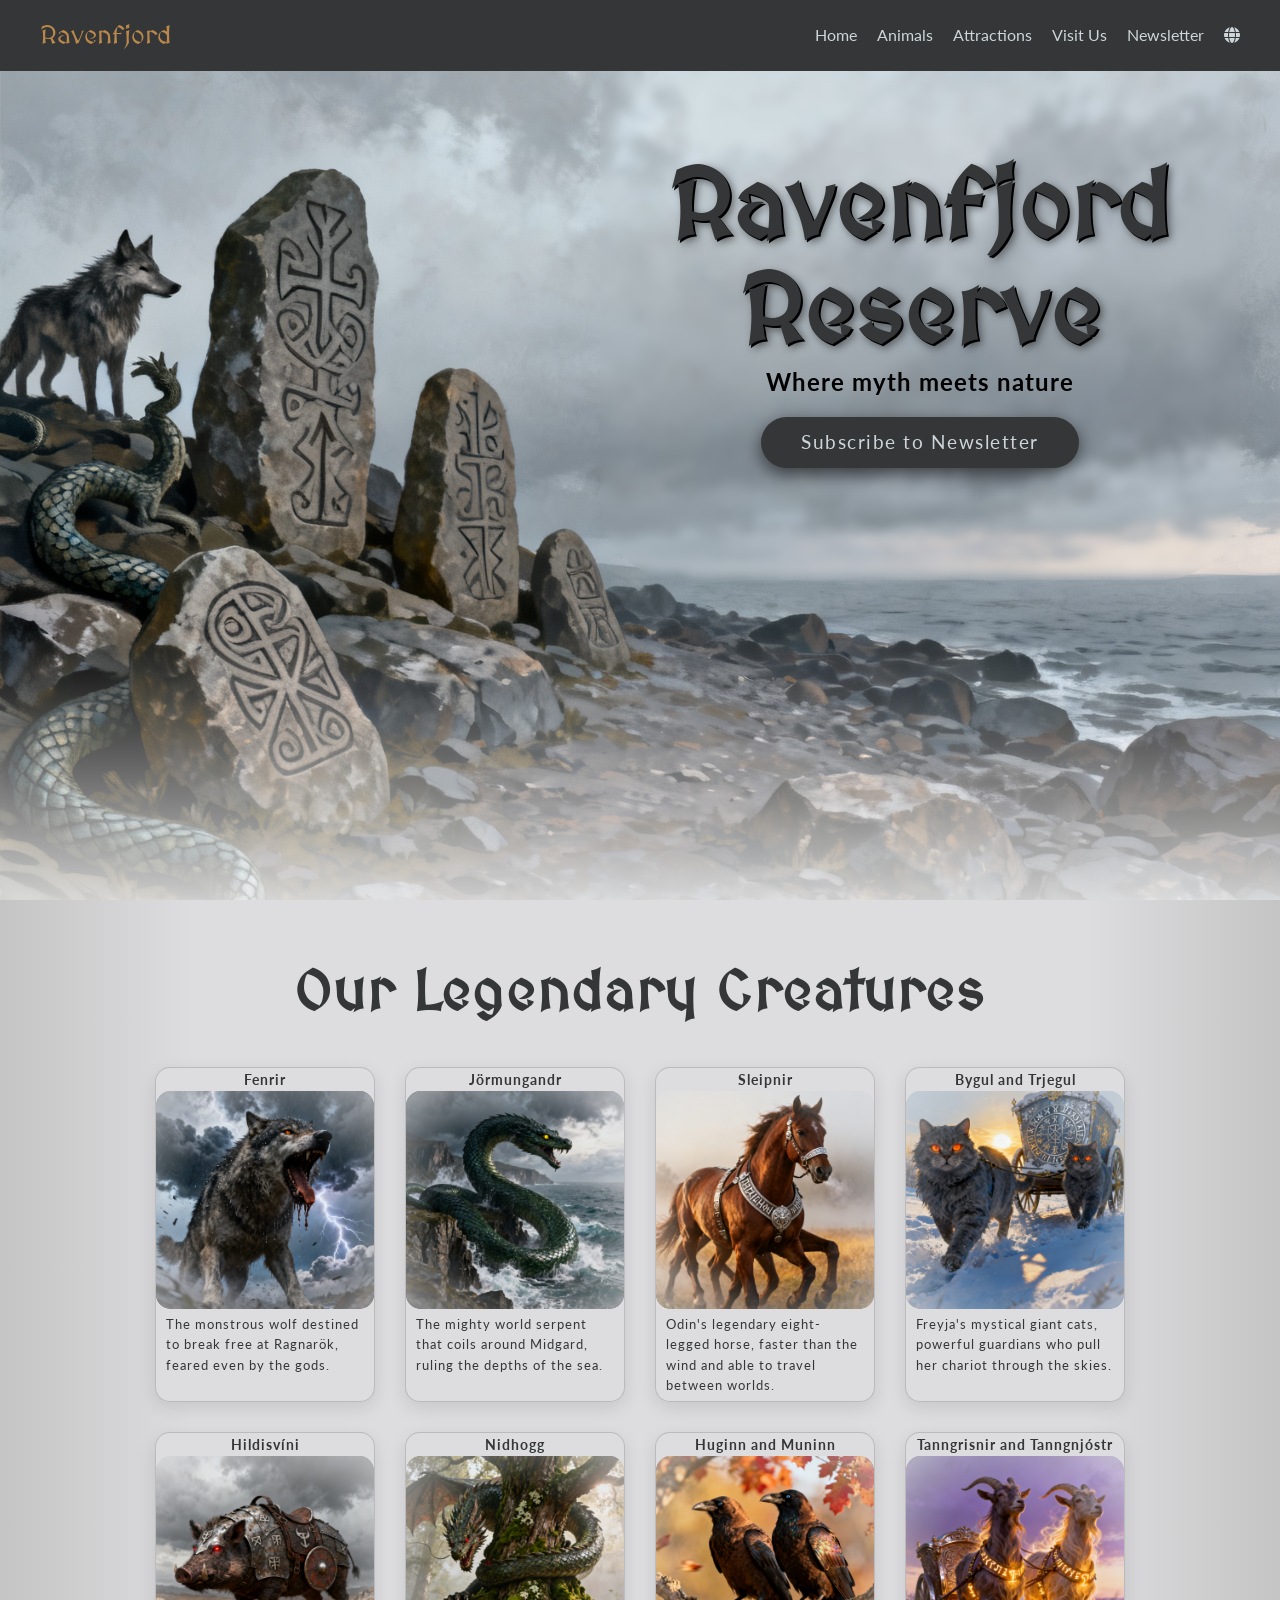
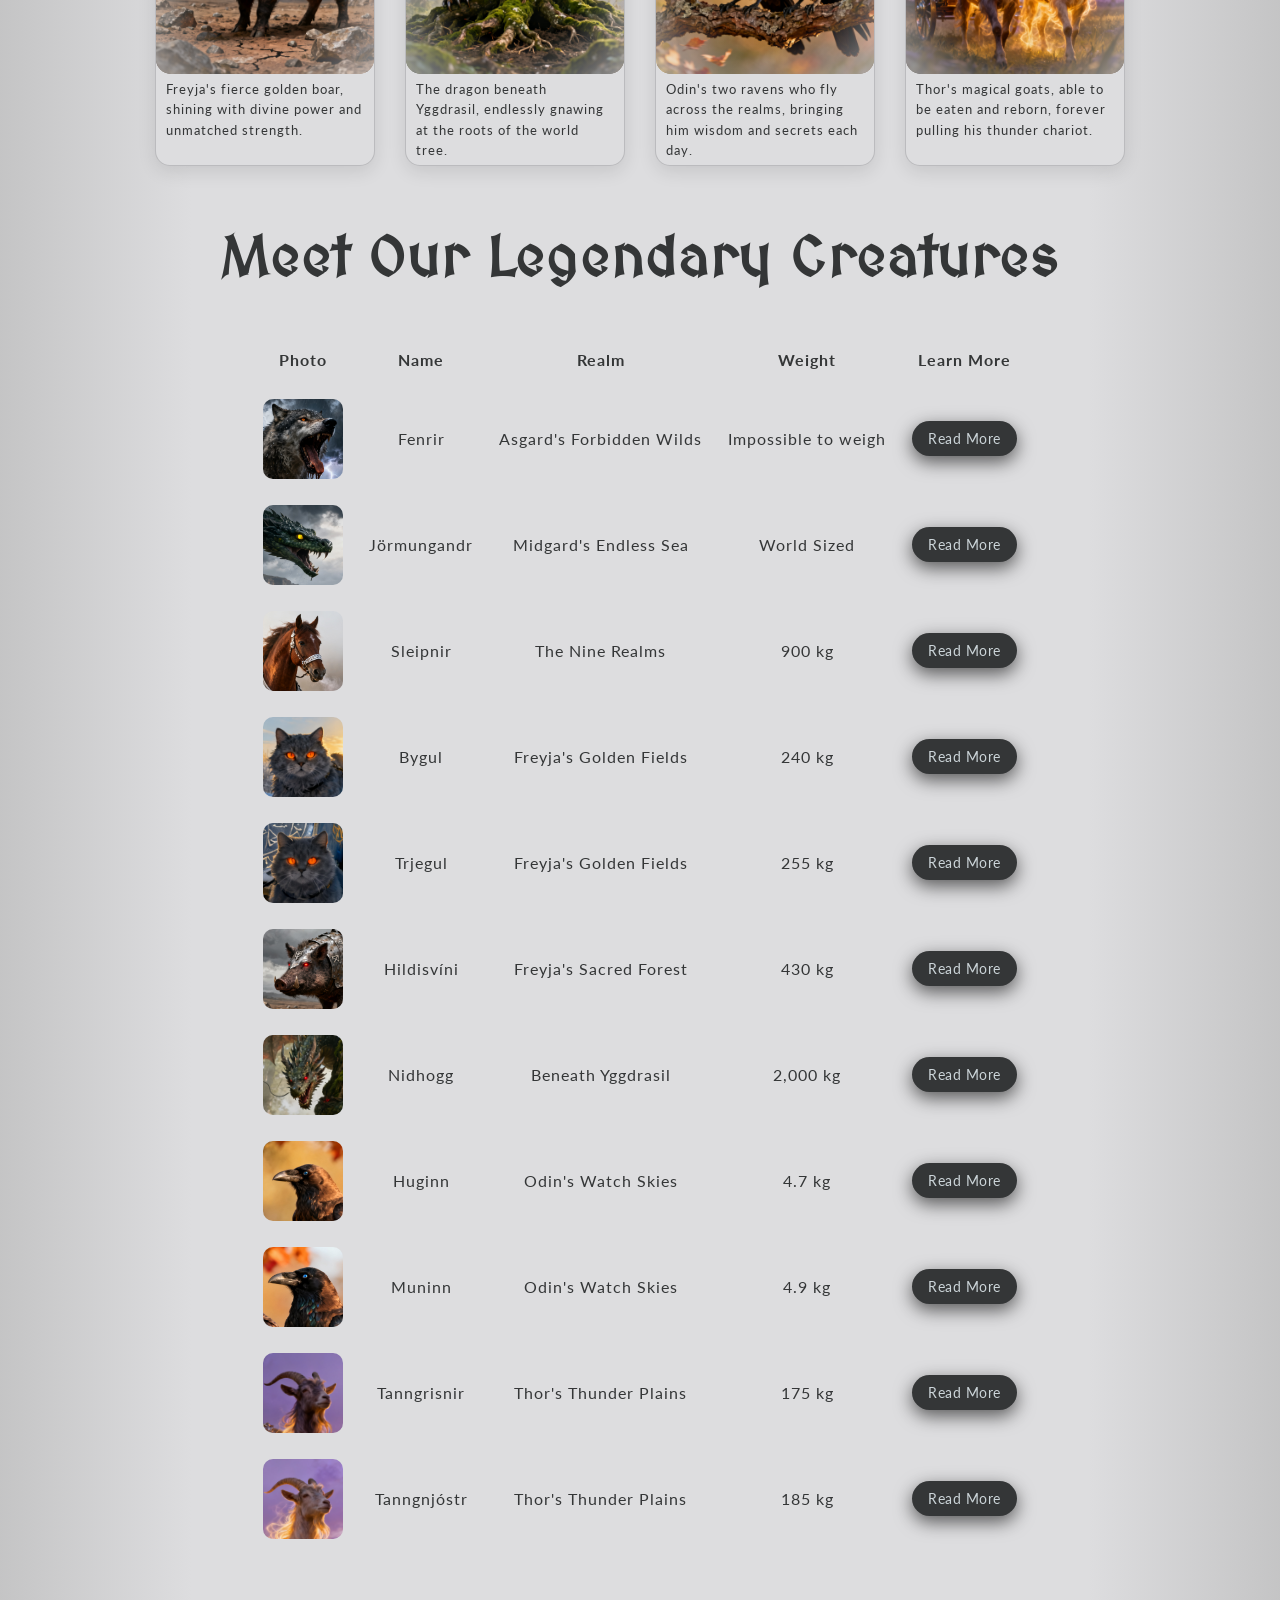
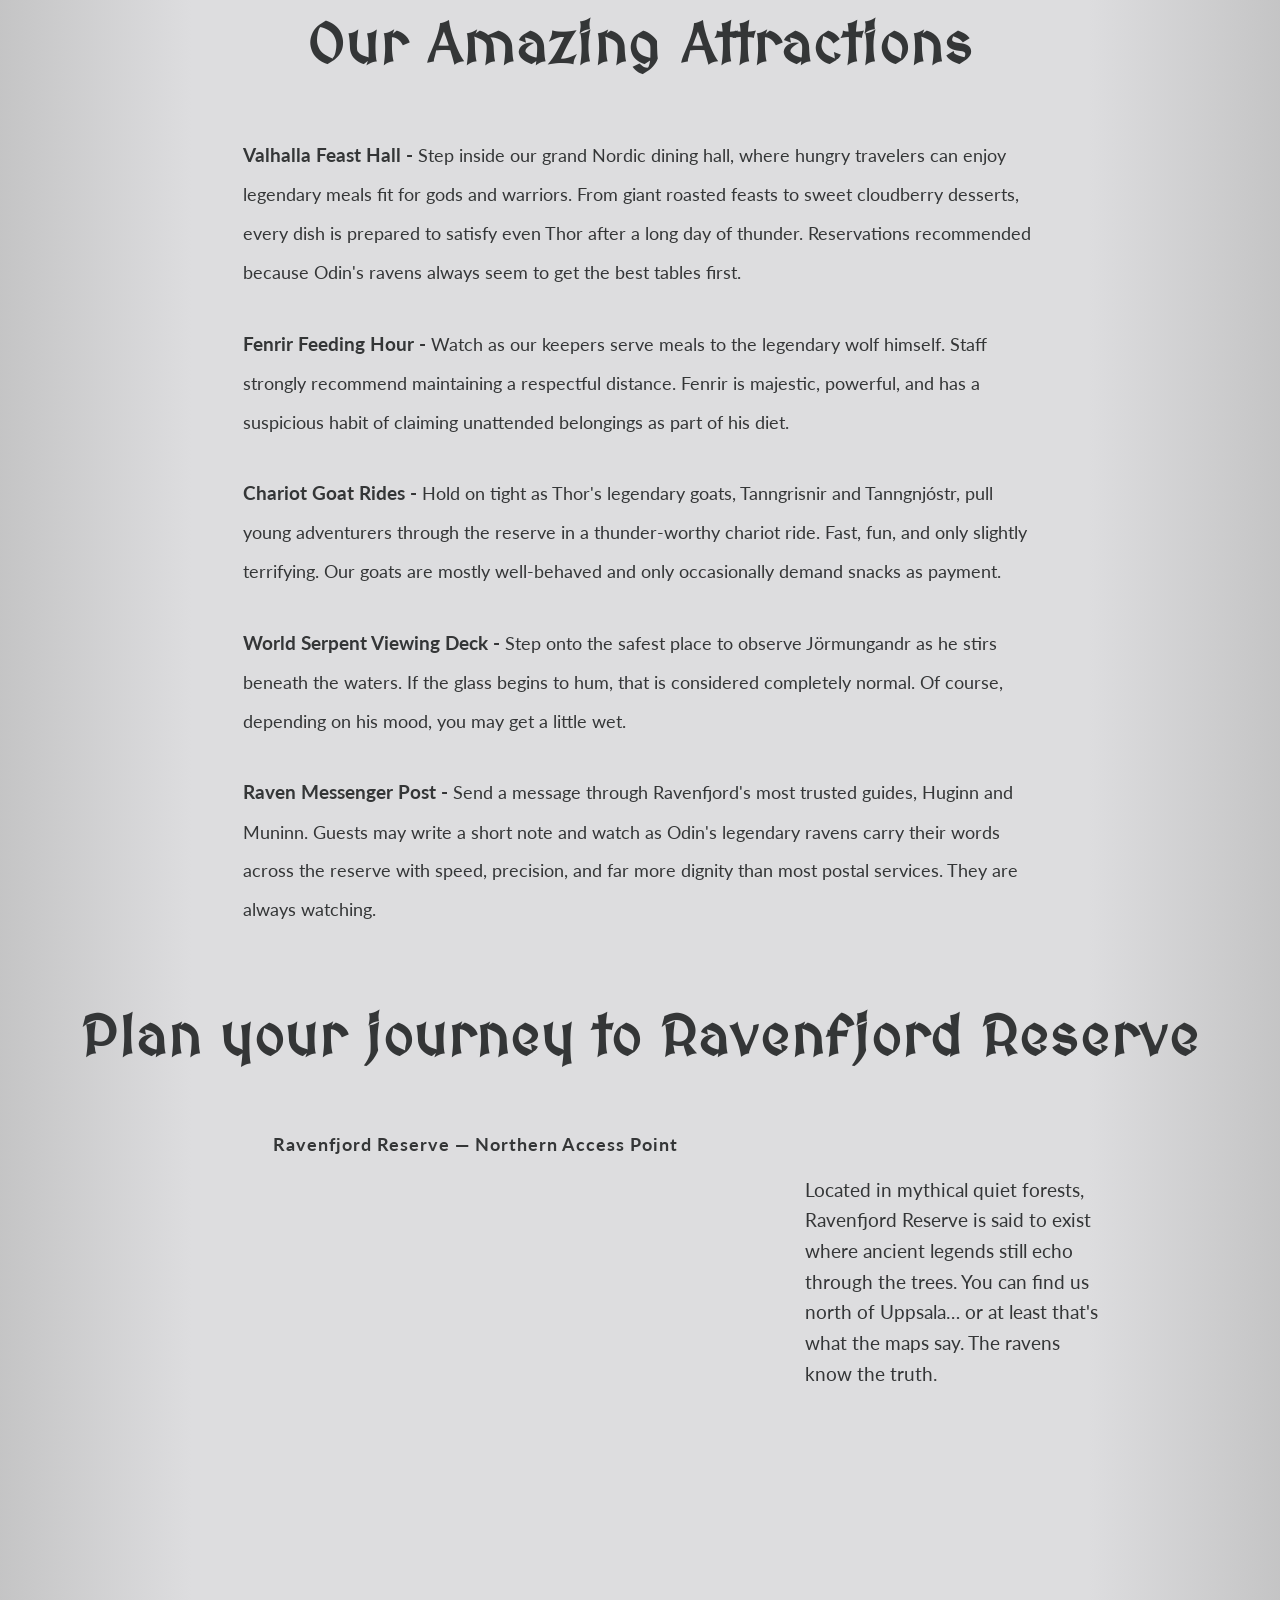
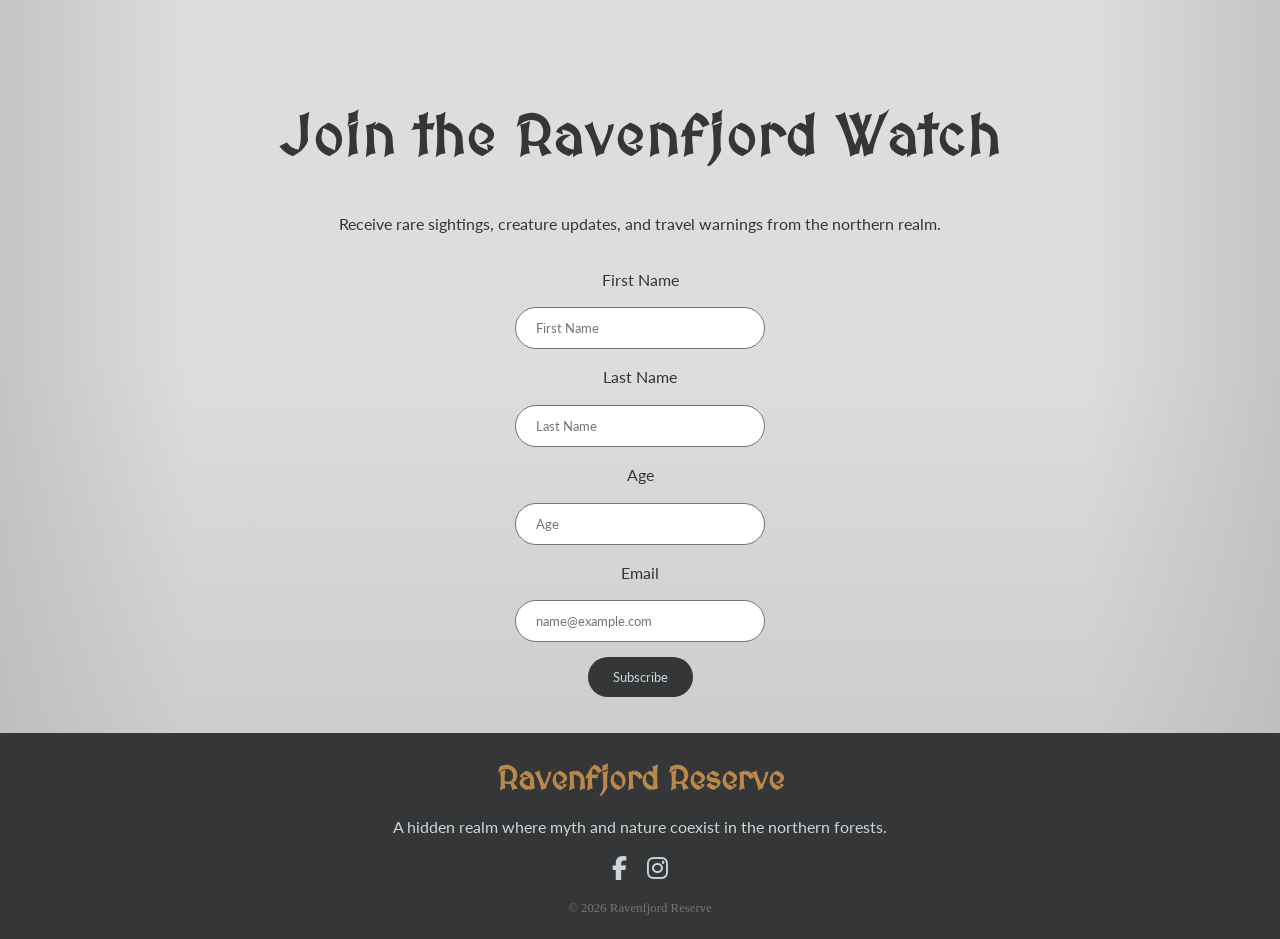
<file: index.html>
<!doctype html>
<html lang="en">
  <head>
    <meta charset="UTF-8" />
    <meta name="viewport" content="width=device-width, initial-scale=1.0" />
    <meta property="og:title" content="Ravenfjord Reserve" />
    <meta
      property="og:description"
      content="Where myth meets nature in the hidden northern realm."
    />
    <meta property="og:image:width" content="1200" />
    <meta property="og:image:height" content="630" />
    <meta
      property="og:image"
      content="https://dannellbayer.com/Ravenfjord-Reserve/images/hero.png"
    />
    <meta property="og:type" content="website" />

    <meta name="viewport" content="width=device-width, initial-scale=1.0" />

    <link rel="stylesheet" href="css/BrowserReset.css" />
    <link rel="stylesheet" href="css/main.css" />
    <link rel="stylesheet" href="css/hero.css" />
    <link rel="stylesheet" href="css/navbar.css" />
    <link rel="stylesheet" href="css/animals.css" />
    <link rel="stylesheet" href="css/table.css" />
    <link rel="stylesheet" href="css/todo.css" />
    <link rel="stylesheet" href="css/map.css" />
    <link rel="stylesheet" href="css/newsletter.css" />
    <link rel="stylesheet" href="css/footer.css" />

    <title>Ravenfjord Reserve</title>

    <link rel="preconnect" href="https://fonts.googleapis.com" />
    <link rel="preconnect" href="https://fonts.gstatic.com" crossorigin />

    <link
      href="https://fonts.googleapis.com/css2?family=Lato:ital,wght@0,100;0,300;0,400;0,700;0,900;1,100;1,300;1,400;1,700;1,900&display=swap"
      rel="stylesheet"
    />
    <link
      href="https://fonts.googleapis.com/css2?family=Cinzel:wght@400;700&display=swap"
      rel="stylesheet"
    />
    <link
      href="https://fonts.googleapis.com/css2?family=MedievalSharp&display=swap"
      rel="stylesheet"
    />

    <link
      rel="stylesheet"
      href="https://cdnjs.cloudflare.com/ajax/libs/font-awesome/6.5.0/css/all.min.css"
    />
  </head>
  <body>
    <!-- Navigation Bar -->
    <header>
      <nav class="navbar">
        <div class="logo">Ravenfjord</div>

        <ul class="nav-links">
          <li><a href="#hero">Home</a></li>
          <li><a href="#animals">Animals</a></li>
          <li><a href="#todo">Attractions</a></li>
          <li><a href="#map">Visit Us</a></li>
          <li><a href="#newsletter">Newsletter</a></li>
          <li>
            <a href="indexSV.html"><i class="fa-solid fa-globe"></i></a>
          </li>
        </ul>
      </nav>
    </header>
    <!-- Navigation Bar -->

    <!-- hero section -->
    <section class="hero" id="hero">
      <div class="hero-div">
        <h1 class="hero-h1">Ravenfjord Reserve</h1>
        <p class="hero-p">Where myth meets nature</p>
        <a href="#newsletter" class="hero-btn">Subscribe to Newsletter</a>
      </div>
    </section>
    <!-- hero section -->

    <!-- animal section -->
    <section class="animals" id="animals"></section>
    <h2 class="section-h2">Our Legendary Creatures</h2>
    <div class="animals-grid">
      <article class="animal-card">
        <h3 class="animals-h3">Fenrir</h3>
        <div class="animal-img">
          <img src="images/Fenrir.png" alt="Fenrir wolf" />
        </div>
        <p class="animals-p">
          The monstrous wolf destined to break free at Ragnarök, feared even by
          the gods.
        </p>
      </article>

      <article class="animal-card">
        <h3 class="animals-h3">Jörmungandr</h3>
        <div class="animal-img">
          <img src="images/Jörmungandr.png" alt="World serpent" />
        </div>
        <p class="animals-p">
          The mighty world serpent that coils around Midgard, ruling the depths
          of the sea.
        </p>
      </article>

      <article class="animal-card">
        <h3 class="animals-h3">Sleipnir</h3>
        <div class="animal-img">
          <img src="images/Sleipnir.png" alt="Eight legged horse" />
        </div>
        <p class="animals-p">
          Odin's legendary eight-legged horse, faster than the wind and able to
          travel between worlds.
        </p>
      </article>

      <article class="animal-card">
        <h3 class="animals-h3">Bygul and Trjegul</h3>
        <div class="animal-img">
          <img src="images/Bygul and Trjegul.png" alt="Freyja's cats" />
        </div>
        <p class="animals-p">
          Freyja's mystical giant cats, powerful guardians who pull her chariot
          through the skies.
        </p>
      </article>

      <article class="animal-card">
        <h3 class="animals-h3">Hildisvíni</h3>
        <div class="animal-img">
          <img src="images/Hildisvíni.png" alt="Freyja's boar" />
        </div>
        <p class="animals-p">
          Freyja's fierce golden boar, shining with divine power and unmatched
          strength.
        </p>
      </article>

      <article class="animal-card">
        <h3 class="animals-h3">Nidhogg</h3>
        <div class="animal-img">
          <img src="images/Nidhogg.png" alt="Dragon beneath Yggdrasil" />
        </div>
        <p class="animals-p">
          The dragon beneath Yggdrasil, endlessly gnawing at the roots of the
          world tree.
        </p>
      </article>

      <article class="animal-card">
        <h3 class="animals-h3">Huginn and Muninn</h3>
        <div class="animal-img">
          <img src="images/HuginnandMuninn.png" alt="Odin’s two ravens" />
        </div>
        <p class="animals-p">
          Odin's two ravens who fly across the realms, bringing him wisdom and
          secrets each day.
        </p>
      </article>

      <article class="animal-card">
        <h3 class="animals-h3">Tanngrisnir and Tanngnjóstr</h3>
        <div class="animal-img">
          <img
            src="images/Tanngrisnir and Tanngnjóstr2.png"
            alt="Thor's magical goats"
          />
        </div>
        <p class="animals-p">
          Thor's magical goats, able to be eaten and reborn, forever pulling his
          thunder chariot.
        </p>
      </article>
    </div>
    <!-- animal section -->

    <!-- table section -->
    <section class="table" id="table">
      <h2 class="section-h2">Meet Our Legendary Creatures</h2>
      <div class="table-div">
        <table>
          <thead>
            <tr>
              <th>Photo</th>
              <th>Name</th>
              <th>Realm</th>
              <th>Weight</th>
              <th>Learn More</th>
            </tr>
          </thead>

          <tbody>
            <tr>
              <td><img src="images/fenrirTable.png" alt="Fenrir wolf" /></td>
              <td>Fenrir</td>
              <td>Asgard's Forbidden Wilds</td>
              <td>Impossible to weigh</td>
              <td>
                <a
                  class="table-btn"
                  href="https://en.wikipedia.org/wiki/Fenrir"
                  target="_blank"
                >
                  Read More
                </a>
              </td>
            </tr>

            <tr>
              <td>
                <img src="images/JörmungandrTable.png" alt="Jörmungandr" />
              </td>
              <td>Jörmungandr</td>
              <td>Midgard's Endless Sea</td>
              <td>World Sized</td>
              <td>
                <a
                  class="table-btn"
                  href="https://en.wikipedia.org/wiki/J%C3%B6rmungandr"
                  target="_blank"
                >
                  Read More
                </a>
              </td>
            </tr>

            <tr>
              <td><img src="images/SleipnirTable.png" alt="Sleipnir" /></td>
              <td>Sleipnir</td>
              <td>The Nine Realms</td>
              <td>900 kg</td>
              <td>
                <a
                  class="table-btn"
                  href="https://en.wikipedia.org/wiki/Sleipnir"
                  target="_blank"
                >
                  Read More
                </a>
              </td>
            </tr>

            <tr>
              <td><img src="images/Bygul.png" alt="Bygul" /></td>
              <td>Bygul</td>
              <td>Freyja's Golden Fields</td>
              <td>240 kg</td>
              <td>
                <a
                  class="table-btn"
                  href="https://berloga-workshop.com/blog/71-bygul-and-trjegul.html"
                  target="_blank"
                >
                  Read More
                </a>
              </td>
            </tr>

            <tr>
              <td><img src="images/Trjegul.png" alt="Trjegul" /></td>
              <td>Trjegul</td>
              <td>Freyja's Golden Fields</td>
              <td>255 kg</td>
              <td>
                <a
                  class="table-btn"
                  href="https://berloga-workshop.com/blog/71-bygul-and-trjegul.html"
                  target="_blank"
                >
                  Read More
                </a>
              </td>
            </tr>

            <tr>
              <td><img src="images/HildisvíniTable.png" alt="Hildisvíni" /></td>
              <td>Hildisvíni</td>
              <td>Freyja's Sacred Forest</td>
              <td>430 kg</td>
              <td>
                <a
                  class="table-btn"
                  href="https://simple.wikipedia.org/wiki/Hildisv%C3%ADni"
                  target="_blank"
                >
                  Read More
                </a>
              </td>
            </tr>

            <tr>
              <td><img src="images/NidhoggTable.png" alt="Nidhogg" /></td>
              <td>Nidhogg</td>
              <td>Beneath Yggdrasil</td>
              <td>2,000 kg</td>
              <td>
                <a
                  class="table-btn"
                  href="https://en.wikipedia.org/wiki/Nidhogg"
                  target="_blank"
                >
                  Read More
                </a>
              </td>
            </tr>

            <tr>
              <td>
                <img src="images/Huginn.png" alt="Huginn" />
              </td>
              <td>Huginn</td>
              <td>Odin's Watch Skies</td>
              <td>4.7 kg</td>
              <td>
                <a
                  class="table-btn"
                  href="https://en.wikipedia.org/wiki/Huginn_and_Muninn"
                  target="_blank"
                >
                  Read More
                </a>
              </td>
            </tr>

            <tr>
              <td>
                <img src="images/Munnin.png" alt="Muninn" />
              </td>
              <td>Muninn</td>
              <td>Odin's Watch Skies</td>
              <td>4.9 kg</td>
              <td>
                <a
                  class="table-btn"
                  href="https://en.wikipedia.org/wiki/Huginn_and_Muninn"
                  target="_blank"
                >
                  Read More
                </a>
              </td>
            </tr>

            <tr>
              <td>
                <img src="images/Tanngrisnir.png" alt="Tanngrisnir" />
              </td>
              <td>Tanngrisnir</td>
              <td>Thor's Thunder Plains</td>
              <td>175 kg</td>
              <td>
                <a
                  class="table-btn"
                  href="https://en.wikipedia.org/wiki/Tanngrisnir_and_Tanngnj%C3%B3str"
                  target="_blank"
                >
                  Read More
                </a>
              </td>
            </tr>

            <tr>
              <td>
                <img src="images/Tanngnjóstr.png" alt="Tanngnjóstr" />
              </td>
              <td>Tanngnjóstr</td>
              <td>Thor's Thunder Plains</td>
              <td>185 kg</td>
              <td>
                <a
                  class="table-btn"
                  href="https://en.wikipedia.org/wiki/Tanngrisnir_and_Tanngnj%C3%B3str"
                  target="_blank"
                >
                  Read More
                </a>
              </td>
            </tr>
          </tbody>
        </table>
      </div>
    </section>
    <!-- table section -->

    <!-- todo section -->
    <section class="todo" id="todo">
      <h2 class="section-h2">Our Amazing Attractions</h2>
      <ul class="todo-list">
        <li>
          <span class="todo-title">Valhalla Feast Hall -</span>
          Step inside our grand Nordic dining hall, where hungry travelers can
          enjoy legendary meals fit for gods and warriors. From giant roasted
          feasts to sweet cloudberry desserts, every dish is prepared to satisfy
          even Thor after a long day of thunder. Reservations recommended
          because Odin's ravens always seem to get the best tables first.
        </li>
        <li>
          <span class="todo-title">Fenrir Feeding Hour -</span>
          Watch as our keepers serve meals to the legendary wolf himself. Staff
          strongly recommend maintaining a respectful distance. Fenrir is
          majestic, powerful, and has a suspicious habit of claiming unattended
          belongings as part of his diet.
        </li>
        <li>
          <span class="todo-title">Chariot Goat Rides -</span>
          Hold on tight as Thor's legendary goats, Tanngrisnir and Tanngnjóstr,
          pull young adventurers through the reserve in a thunder-worthy chariot
          ride. Fast, fun, and only slightly terrifying. Our goats are mostly
          well-behaved and only occasionally demand snacks as payment.
        </li>
        <li>
          <span class="todo-title">World Serpent Viewing Deck -</span>
          Step onto the safest place to observe Jörmungandr as he stirs beneath
          the waters. If the glass begins to hum, that is considered completely
          normal. Of course, depending on his mood, you may get a little wet.
        </li>
        <li>
          <span class="todo-title">Raven Messenger Post -</span>
          Send a message through Ravenfjord's most trusted guides, Huginn and
          Muninn. Guests may write a short note and watch as Odin's legendary
          ravens carry their words across the reserve with speed, precision, and
          far more dignity than most postal services. They are always watching.
        </li>
      </ul>
    </section>
    <!-- todo section -->

    <!-- Map-->
    <section class="map" id="map">
      <h2 class="section-h2">Plan your journey to Ravenfjord Reserve</h2>
      <div class="map-layout">
        <div class="map-info">
          <h3 class="map-h3">Ravenfjord Reserve — Northern Access Point</h3>
        </div>

        <div class="map-box">
          <iframe
            src="https://www.google.com/maps?q=59.935551,17.727332&z=13&t=k&output=embed"
            style="border: 0"
            loading="lazy"
          >
          </iframe>
        </div>

        <p class="map-text">
          Located in mythical quiet forests, Ravenfjord Reserve is said to exist
          where ancient legends still echo through the trees. You can find us
          north of Uppsala… or at least that's what the maps say. The ravens
          know the truth.
        </p>
      </div>
    </section>
    <!-- Map-->

    <!-- newsletter section -->
    <section class="newsletter" id="newsletter">
      <h2 class="section-h2">Join the Ravenfjord Watch</h2>
      <p class="newsletter-p">
        Receive rare sightings, creature updates, and travel warnings from the
        northern realm.
      </p>

      <form
        class="newsletter-form"
        action="https://formsubmit.co/57d09a3776aed8a5a4bc8f5f60aca15b"
        method="POST"
      >
        <input type="hidden" name="_captcha" value="false" />
        <input type="hidden" name="_template" value="table" />

        <label for="firstName">First Name</label>
        <input
          type="text"
          id="firstName"
          name="Förnamn"
          required
          minlength="2"
          pattern="[A-Za-zÅÄÖåäö\- ]+"
          placeholder="First Name"
        />

        <label for="lastName">Last Name</label>
        <input
          type="text"
          id="lastName"
          name="Efternamn"
          required
          minlength="2"
          pattern="[A-Za-zÅÄÖåäö\- ]+"
          placeholder="Last Name"
        />

        <label for="email">Age</label>
        <input
          type="number"
          placeholder="Age"
          name="age"
          min="18"
          max="100"
          required
        />

        <label for="email">Email</label>
        <input
          type="email"
          id="email"
          name="E-post"
          required
          pattern="^[^\s@]+@[^\s@]+\.[^\s@]+$"
          placeholder="name@example.com"
        />
        <button type="submit">Subscribe</button>
      </form>
    </section>
    <!-- newsletter section -->

    <!-- footer section -->
    <footer class="footer">
      <div class="footer-content">
        <h3 class="footer-logo">Ravenfjord Reserve</h3>

        <p class="footer-text">
          A hidden realm where myth and nature coexist in the northern forests.
        </p>

        <div class="footer-social">
          <a
            href="https://www.facebook.com/profile.php?id=61589195072890"
            target="_blank"
          >
            <i class="fa-brands fa-facebook-f"></i>
          </a>

          <a href="https://instagram.com" target="_blank">
            <i class="fa-brands fa-instagram"></i>
          </a>
        </div>

        <p class="footer-small">© 2026 Ravenfjord Reserve</p>
      </div>
    </footer>
    <!-- footer section -->
  </body>
</html>
</file>
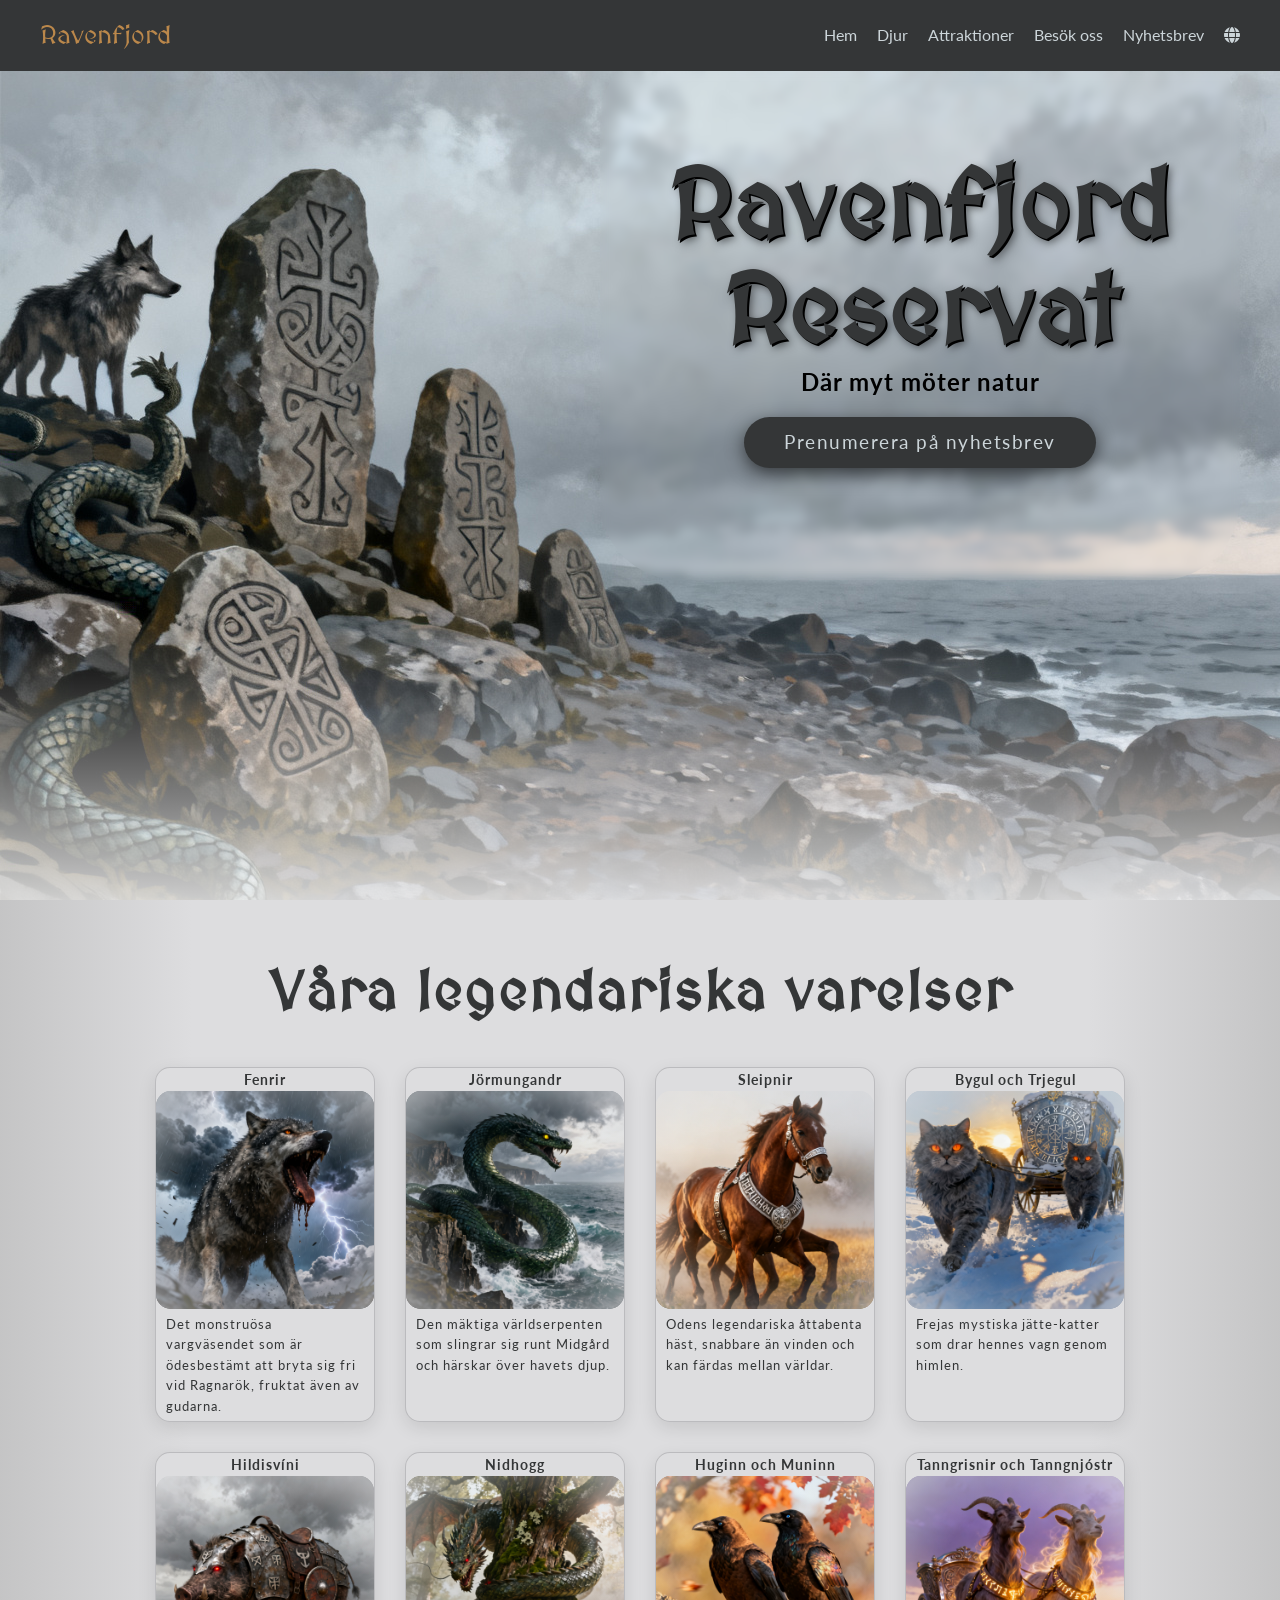
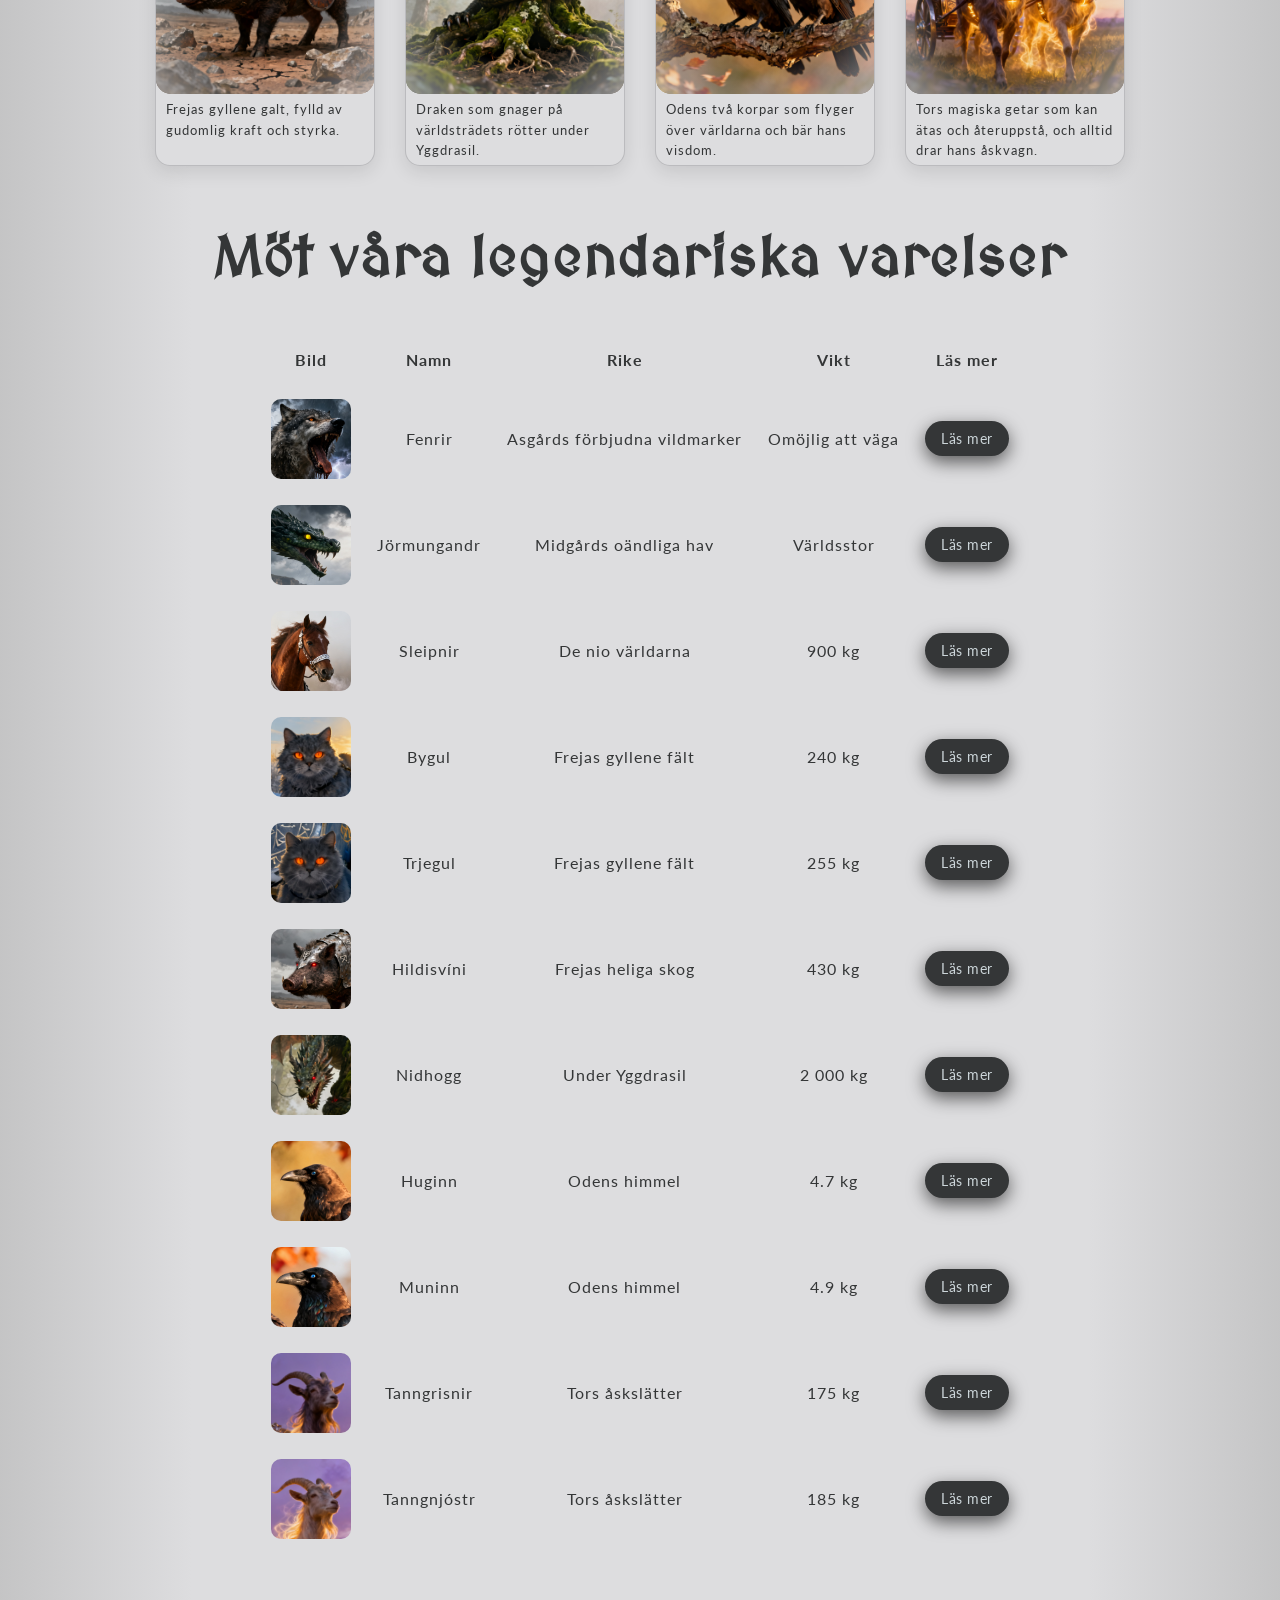
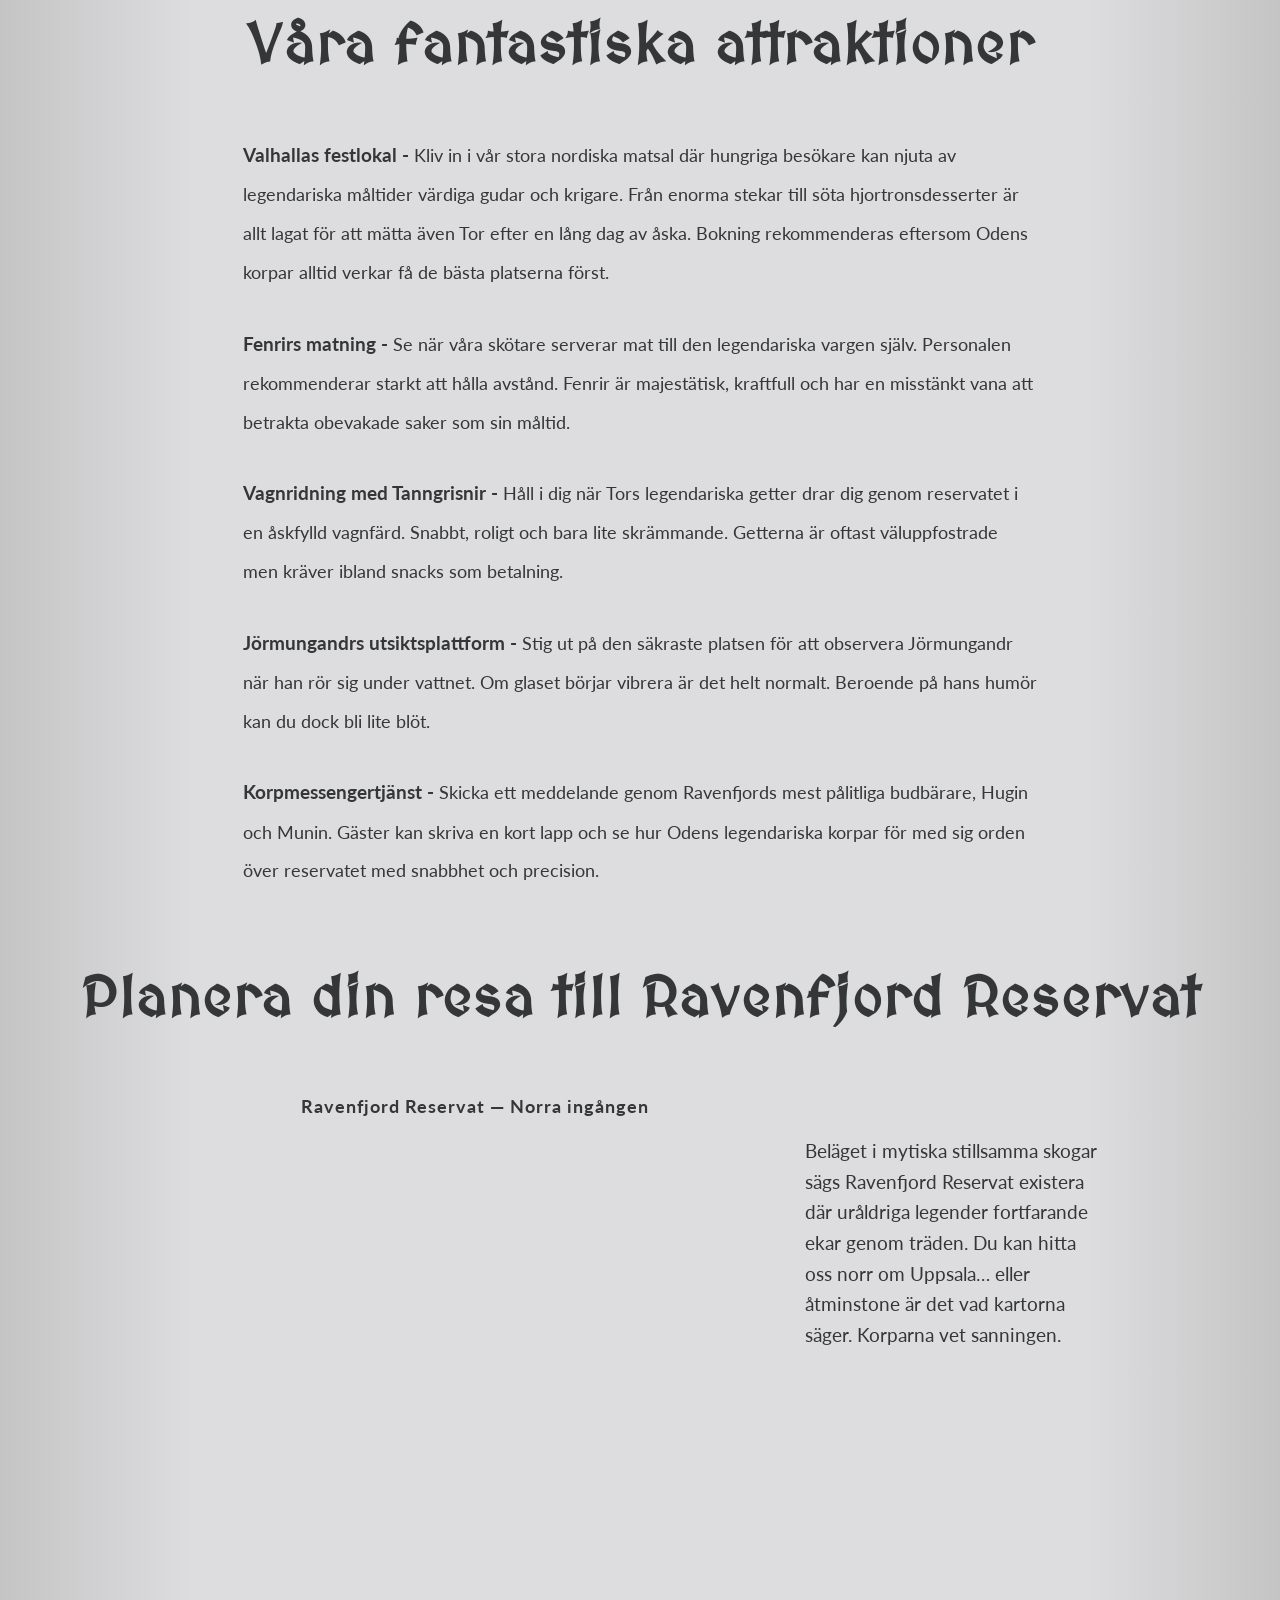
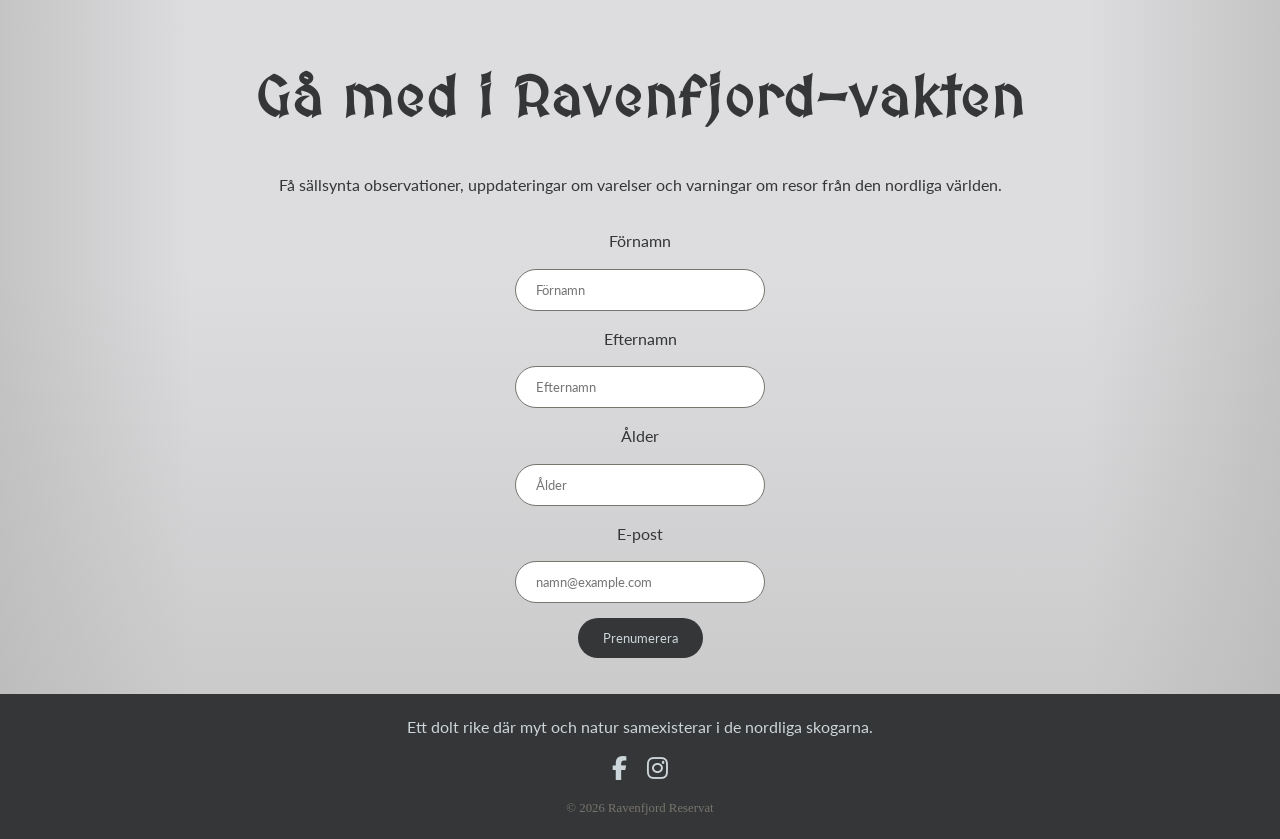
<file: indexSV.html>
<!doctype html>
<html lang="sv">
  <head>
    <meta charset="UTF-8" />
    <meta name="viewport" content="width=device-width, initial-scale=1.0" />
    <meta property="og:title" content="Ravenfjord Reservat" />
    <meta
      property="og:description"
      content="Där myt möter natur i det dolda nordliga riket."
    />
    <meta property="og:image:width" content="1200" />
    <meta property="og:image:height" content="630" />
    <meta
      property="og:image"
      content="https://dannellbayer.com/Ravenfjord-Reserve/images/hero.png"
    />
    <meta property="og:type" content="website" />

    <link rel="stylesheet" href="css/BrowserReset.css" />
    <link rel="stylesheet" href="css/main.css" />
    <link rel="stylesheet" href="css/hero.css" />
    <link rel="stylesheet" href="css/navbar.css" />
    <link rel="stylesheet" href="css/animals.css" />
    <link rel="stylesheet" href="css/table.css" />
    <link rel="stylesheet" href="css/todo.css" />
    <link rel="stylesheet" href="css/map.css" />
    <link rel="stylesheet" href="css/newsletter.css" />
    <link rel="stylesheet" href="css/footer.css" />

    <title>Ravenfjord Reservat</title>

    <link rel="preconnect" href="https://fonts.googleapis.com" />
    <link rel="preconnect" href="https://fonts.gstatic.com" crossorigin />

    <link
      href="https://fonts.googleapis.com/css2?family=Lato:ital,wght@0,100;0,300;0,400;0,700;0,900;1,100;1,300;1,400;1,700;1,900&display=swap"
      rel="stylesheet"
    />
    <link
      href="https://fonts.googleapis.com/css2?family=Cinzel:wght@400;700&display=swap"
      rel="stylesheet"
    />
    <link
      href="https://fonts.googleapis.com/css2?family=MedievalSharp&display=swap"
      rel="stylesheet"
    />

    <link
      rel="stylesheet"
      href="https://cdnjs.cloudflare.com/ajax/libs/font-awesome/6.5.0/css/all.min.css"
    />
  </head>

  <body>
    <!-- Navigation Bar -->
    <nav class="navbar">
      <div class="logo">Ravenfjord</div>

      <ul class="nav-links">
        <li><a href="#hero">Hem</a></li>
        <li><a href="#animals">Djur</a></li>
        <li><a href="#todo">Attraktioner</a></li>
        <li><a href="#map">Besök oss</a></li>
        <li><a href="#newsletter">Nyhetsbrev</a></li>
        <li>
          <a href="index.html"><i class="fa-solid fa-globe"></i> </a>
        </li>
      </ul>
    </nav>

    <!-- hero section -->
    <section class="hero" id="hero">
      <div class="hero-div">
        <h1 class="hero-h1">Ravenfjord Reservat</h1>
        <p class="hero-p">Där myt möter natur</p>
        <a href="#newsletter" class="hero-btn">Prenumerera på nyhetsbrev</a>
      </div>
    </section>

    <!-- animal section -->
    <section class="animals" id="animals"></section>
    <h2 class="section-h2">Våra legendariska varelser</h2>

    <div class="animals-grid">
      <article class="animal-card">
        <h3 class="animals-h3">Fenrir</h3>
        <div class="animal-img">
          <img src="images/Fenrir.png" alt="Fenrir varg" />
        </div>
        <p class="animals-p">
          Det monstruösa vargväsendet som är ödesbestämt att bryta sig fri vid
          Ragnarök, fruktat även av gudarna.
        </p>
      </article>

      <article class="animal-card">
        <h3 class="animals-h3">Jörmungandr</h3>
        <div class="animal-img">
          <img src="images/Jörmungandr.png" alt="Världserpent" />
        </div>
        <p class="animals-p">
          Den mäktiga världserpenten som slingrar sig runt Midgård och härskar
          över havets djup.
        </p>
      </article>

      <article class="animal-card">
        <h3 class="animals-h3">Sleipnir</h3>
        <div class="animal-img">
          <img src="images/Sleipnir.png" alt="Åttabent häst" />
        </div>
        <p class="animals-p">
          Odens legendariska åttabenta häst, snabbare än vinden och kan färdas
          mellan världar.
        </p>
      </article>

      <article class="animal-card">
        <h3 class="animals-h3">Bygul och Trjegul</h3>
        <div class="animal-img">
          <img src="images/Bygul and Trjegul.png" alt="Frejas katter" />
        </div>
        <p class="animals-p">
          Frejas mystiska jätte-katter som drar hennes vagn genom himlen.
        </p>
      </article>

      <article class="animal-card">
        <h3 class="animals-h3">Hildisvíni</h3>
        <div class="animal-img">
          <img src="images/Hildisvíni.png" alt="Frejas galt" />
        </div>
        <p class="animals-p">
          Frejas gyllene galt, fylld av gudomlig kraft och styrka.
        </p>
      </article>

      <article class="animal-card">
        <h3 class="animals-h3">Nidhogg</h3>
        <div class="animal-img">
          <img src="images/Nidhogg.png" alt="Drake under Yggdrasil" />
        </div>
        <p class="animals-p">
          Draken som gnager på världsträdets rötter under Yggdrasil.
        </p>
      </article>

      <article class="animal-card">
        <h3 class="animals-h3">Huginn och Muninn</h3>
        <div class="animal-img">
          <img src="images/HuginnandMuninn.png" alt="Odens korpar" />
        </div>
        <p class="animals-p">
          Odens två korpar som flyger över världarna och bär hans visdom.
        </p>
      </article>

      <article class="animal-card">
        <h3 class="animals-h3">Tanngrisnir och Tanngnjóstr</h3>
        <div class="animal-img">
          <img
            src="images/Tanngrisnir and Tanngnjóstr2.png"
            alt="Tors getter"
          />
        </div>
        <p class="animals-p">
          Tors magiska getar som kan ätas och återuppstå, och alltid drar hans
          åskvagn.
        </p>
      </article>
    </div>

    <!-- table section -->
    <section class="table" id="table">
      <h2 class="section-h2">Möt våra legendariska varelser</h2>
      <div class="table-div">
        <table>
          <thead>
            <tr>
              <th>Bild</th>
              <th>Namn</th>
              <th>Rike</th>
              <th>Vikt</th>
              <th>Läs mer</th>
            </tr>
          </thead>

          <tbody>
            <tr>
              <td><img src="images/fenrirTable.png" alt="Fenrir varg" /></td>
              <td>Fenrir</td>
              <td>Asgårds förbjudna vildmarker</td>
              <td>Omöjlig att väga</td>
              <td>
                <a
                  class="table-btn"
                  href="https://en.wikipedia.org/wiki/Fenrir"
                  target="_blank"
                >
                  Läs mer
                </a>
              </td>
            </tr>

            <tr>
              <td>
                <img src="images/JörmungandrTable.png" alt="Jörmungandr" />
              </td>
              <td>Jörmungandr</td>
              <td>Midgårds oändliga hav</td>
              <td>Världsstor</td>
              <td>
                <a
                  class="table-btn"
                  href="https://en.wikipedia.org/wiki/J%C3%B6rmungandr"
                  target="_blank"
                >
                  Läs mer
                </a>
              </td>
            </tr>

            <tr>
              <td><img src="images/SleipnirTable.png" alt="Sleipnir" /></td>
              <td>Sleipnir</td>
              <td>De nio världarna</td>
              <td>900 kg</td>
              <td>
                <a
                  class="table-btn"
                  href="https://en.wikipedia.org/wiki/Sleipnir"
                  target="_blank"
                >
                  Läs mer
                </a>
              </td>
            </tr>

            <tr>
              <td><img src="images/Bygul.png" alt="Bygul" /></td>
              <td>Bygul</td>
              <td>Frejas gyllene fält</td>
              <td>240 kg</td>
              <td>
                <a
                  class="table-btn"
                  href="https://berloga-workshop.com/blog/71-bygul-and-trjegul.html"
                  target="_blank"
                >
                  Läs mer
                </a>
              </td>
            </tr>

            <tr>
              <td><img src="images/Trjegul.png" alt="Trjegul" /></td>
              <td>Trjegul</td>
              <td>Frejas gyllene fält</td>
              <td>255 kg</td>
              <td>
                <a
                  class="table-btn"
                  href="https://berloga-workshop.com/blog/71-bygul-and-trjegul.html"
                  target="_blank"
                >
                  Läs mer
                </a>
              </td>
            </tr>

            <tr>
              <td><img src="images/HildisvíniTable.png" alt="Hildisvíni" /></td>
              <td>Hildisvíni</td>
              <td>Frejas heliga skog</td>
              <td>430 kg</td>
              <td>
                <a
                  class="table-btn"
                  href="https://simple.wikipedia.org/wiki/Hildisv%C3%ADni"
                  target="_blank"
                >
                  Läs mer
                </a>
              </td>
            </tr>

            <tr>
              <td><img src="images/NidhoggTable.png" alt="Nidhogg" /></td>
              <td>Nidhogg</td>
              <td>Under Yggdrasil</td>
              <td>2 000 kg</td>
              <td>
                <a
                  class="table-btn"
                  href="https://en.wikipedia.org/wiki/Nidhogg"
                  target="_blank"
                >
                  Läs mer
                </a>
              </td>
            </tr>

            <tr>
              <td>
                <img src="images/Huginn.png" alt="Huginn" />
              </td>
              <td>Huginn</td>
              <td>Odens himmel</td>
              <td>4.7 kg</td>
              <td>
                <a
                  class="table-btn"
                  href="https://en.wikipedia.org/wiki/Huginn_and_Muninn"
                  target="_blank"
                >
                  Läs mer
                </a>
              </td>
            </tr>

            <tr>
              <td>
                <img src="images/Munnin.png" alt="Muninn" />
              </td>
              <td>Muninn</td>
              <td>Odens himmel</td>
              <td>4.9 kg</td>
              <td>
                <a
                  class="table-btn"
                  href="https://en.wikipedia.org/wiki/Huginn_and_Muninn"
                  target="_blank"
                >
                  Läs mer
                </a>
              </td>
            </tr>

            <tr>
              <td>
                <img src="images/Tanngrisnir.png" alt="Tanngrisnir" />
              </td>
              <td>Tanngrisnir</td>
              <td>Tors åskslätter</td>
              <td>175 kg</td>
              <td>
                <a
                  class="table-btn"
                  href="https://en.wikipedia.org/wiki/Tanngrisnir_and_Tanngnj%C3%B3str"
                  target="_blank"
                >
                  Läs mer
                </a>
              </td>
            </tr>

            <tr>
              <td>
                <img src="images/Tanngnjóstr.png" alt="Tanngnjóstr" />
              </td>
              <td>Tanngnjóstr</td>
              <td>Tors åskslätter</td>
              <td>185 kg</td>
              <td>
                <a
                  class="table-btn"
                  href="https://en.wikipedia.org/wiki/Tanngrisnir_and_Tanngnj%C3%B3str"
                  target="_blank"
                >
                  Läs mer
                </a>
              </td>
            </tr>
          </tbody>
        </table>
      </div>
    </section>
    <!-- table section -->

    <!-- todo section -->
    <section class="todo" id="todo">
      <h2 class="section-h2">Våra fantastiska attraktioner</h2>

      <ul class="todo-list">
        <li>
          <span class="todo-title">Valhallas festlokal -</span>
          Kliv in i vår stora nordiska matsal där hungriga besökare kan njuta av
          legendariska måltider värdiga gudar och krigare. Från enorma stekar
          till söta hjortronsdesserter är allt lagat för att mätta även Tor
          efter en lång dag av åska. Bokning rekommenderas eftersom Odens korpar
          alltid verkar få de bästa platserna först.
        </li>

        <li>
          <span class="todo-title">Fenrirs matning -</span>
          Se när våra skötare serverar mat till den legendariska vargen själv.
          Personalen rekommenderar starkt att hålla avstånd. Fenrir är
          majestätisk, kraftfull och har en misstänkt vana att betrakta
          obevakade saker som sin måltid.
        </li>

        <li>
          <span class="todo-title">Vagnridning med Tanngrisnir -</span>
          Håll i dig när Tors legendariska getter drar dig genom reservatet i en
          åskfylld vagnfärd. Snabbt, roligt och bara lite skrämmande. Getterna
          är oftast väluppfostrade men kräver ibland snacks som betalning.
        </li>

        <li>
          <span class="todo-title">Jörmungandrs utsiktsplattform -</span>
          Stig ut på den säkraste platsen för att observera Jörmungandr när han
          rör sig under vattnet. Om glaset börjar vibrera är det helt normalt.
          Beroende på hans humör kan du dock bli lite blöt.
        </li>

        <li>
          <span class="todo-title">Korpmessengertjänst -</span>
          Skicka ett meddelande genom Ravenfjords mest pålitliga budbärare,
          Hugin och Munin. Gäster kan skriva en kort lapp och se hur Odens
          legendariska korpar för med sig orden över reservatet med snabbhet och
          precision.
        </li>
      </ul>
    </section>
    <!-- todo section -->

    <!-- map -->
    <section class="map" id="map">
      <h2 class="section-h2">Planera din resa till Ravenfjord Reservat</h2>

      <div class="map-layout">
        <div class="map-info">
          <h3 class="map-h3">Ravenfjord Reservat — Norra ingången</h3>
        </div>

        <div class="map-box">
          <iframe
            src="https://www.google.com/maps?q=59.935551,17.727332&z=13&t=k&output=embed"
            style="border: 0"
            loading="lazy"
          ></iframe>
        </div>

        <p class="map-text">
          Beläget i mytiska stillsamma skogar sägs Ravenfjord Reservat existera
          där uråldriga legender fortfarande ekar genom träden. Du kan hitta oss
          norr om Uppsala… eller åtminstone är det vad kartorna säger. Korparna
          vet sanningen.
        </p>
      </div>
    </section>

    <!-- newsletter section -->
    <section class="newsletter" id="newsletter">
      <h2 class="section-h2">Gå med i Ravenfjord-vakten</h2>
      <p class="newsletter-p">
        Få sällsynta observationer, uppdateringar om varelser och varningar om
        resor från den nordliga världen.
      </p>

      <form
        class="newsletter-form"
        action="https://formsubmit.co/57d09a3776aed8a5a4bc8f5f60aca15b"
        method="POST"
      >
        <input type="hidden" name="_captcha" value="false" />
        <input type="hidden" name="_template" value="table" />

        <label for="firstName">Förnamn</label>
        <input
          type="text"
          id="firstName"
          name="Förnamn"
          required
          minlength="2"
          pattern="[A-Za-zÅÄÖåäö\- ]+"
          placeholder="Förnamn"
        />

        <label for="lastName">Efternamn</label>
        <input
          type="text"
          id="lastName"
          name="Efternamn"
          required
          minlength="2"
          pattern="[A-Za-zÅÄÖåäö\- ]+"
          placeholder="Efternamn"
        />

        <label for="age">Ålder</label>
        <input
          type="number"
          placeholder="Ålder"
          name="age"
          min="18"
          max="100"
          required
        />

        <label for="email">E-post</label>
        <input
          type="email"
          id="email"
          name="E-post"
          required
          pattern="^[^\s@]+@[^\s@]+\.[^\s@]+$"
          placeholder="namn@example.com"
        />

        <button type="submit">Prenumerera</button>
      </form>
    </section>
    <!-- newsletter section -->

    <!-- footer -->
    <footer class="footer">
      <p class="footer-text">
        Ett dolt rike där myt och natur samexisterar i de nordliga skogarna.
      </p>
      <div class="footer-social">
        <a
          href="https://www.facebook.com/profile.php?id=61589195072890"
          target="_blank"
        >
          <i class="fa-brands fa-facebook-f"></i>
        </a>

        <a href="https://instagram.com" target="_blank">
          <i class="fa-brands fa-instagram"></i>
        </a>
      </div>
      <p class="footer-small">© 2026 Ravenfjord Reservat</p>
    </footer>
  </body>
</html>
</file>
<file: css/main.css>
body {
  background:
    linear-gradient(
      to right,
      rgba(180, 180, 180, 0.6) 0%,
      transparent 15%,
      transparent 85%,
      rgba(180, 180, 180, 0.6) 100%
    ),
    linear-gradient(
      to bottom,
      rgba(180, 180, 180, 0.6) 0%,
      transparent 10%,
      transparent 90%,
      rgba(180, 180, 180, 0.6) 100%
    ),
    #dddddf;
  -webkit-font-smoothing: antialiased;
  -moz-osx-font-smoothing: grayscale;
}

.section-h2 {
  font-family: "MedievalSharp", serif;
  font-size: 3.5rem;
  color: #343637;
  letter-spacing: 2px;
  line-height: 1.1;
  text-align: center;
  margin: 60px auto 45px;
}

@media (max-width: 768px) {
  h2 {
    font-family: "Cinzel", serif;
  }
}
</file>
<file: css/hero.css>
.hero {
  background-image: url(../images/hero.png);
  background-size: cover;
  background-position: left;
  background-repeat: no-repeat;
  height: 100vh;
  position: relative;
  overflow: hidden;
}

.hero-div {
  width: clamp(300px, 50vw, 800px);
  height: 60vh;

  position: absolute;
  top: 40px;
  right: 40px;

  backdrop-filter: blur(4px);
  border-radius: clamp(20px, 10vw, 80px);

  display: flex;
  flex-direction: column;
  justify-content: center;
  text-align: center;
  box-sizing: border-box;
}

.hero-h1 {
  font-family: "MedievalSharp", serif;
  font-size: clamp(2rem, 8vw, 6rem);
  color: #343637;
  letter-spacing: 2px;
  line-height: 1.1;
  text-shadow:
    2px 2px 0 #000,
    4px 4px 8px rgba(0, 0, 0, 0.5);
  text-align: center;
  -webkit-font-smoothing: antialiased;
  -moz-osx-font-smoothing: grayscale;
  text-rendering: optimizeLegibility;
  width: 100%;
  box-sizing: border-box;
}

.hero-p {
  font-family: "Lato", sans-serif;
  font-size: 1.5rem;
  color: black;
  letter-spacing: 1px;
  text-align: center;
  font-weight: 700;
}

.hero-btn {
  display: inline-block;
  text-decoration: none;
  background-color: #343637;
  color: #ccd5d9;
  border: 1px solid #78746e;

  align-self: center;
  padding: 10px 40px;

  font-family: "Lato", sans-serif;
  font-size: 1.2rem;
  letter-spacing: 1.5px;

  border: none;
  outline: none;
  border-radius: 999px;

  cursor: pointer;
  margin-top: 16px;

  box-shadow: 0 6px 18px rgba(0, 0, 0, 0.6);
  transition:
    box-shadow 0.3s ease,
    transform 0.3s ease;
}

.hero-btn:hover {
  box-shadow: 0 2px 6px rgba(0, 0, 0, 0.15);
  color: #bb884b;
  transform: translateY(-2px);
}

.hero::after {
  content: "";
  position: absolute;
  bottom: 0;
  left: 0;
  right: 0;
  height: 30%;
  background: linear-gradient(
    to bottom,
    transparent 0%,
    rgba(255, 255, 255, 0.8) 100%
  );

  pointer-events: none;
}

@media (max-width: 768px) {
  .hero-div {
    position: static;
    width: 100%;

    margin: 0 auto;
    margin-top: 40px;
    height: auto;
    justify-content: center;
    padding: 20px 15px;
    border-radius: 40px;
  }

  .hero-h1 {
    font-size: 2.5rem;
    width: 100%;
    box-sizing: border-box;
  }

  .hero-p {
    font-size: 1.1rem;
  }

  .hero-btn {
    padding: 8px 20px;
    font-size: 1rem;
  }
}
</file>
<file: css/navbar.css>
.navbar {
  position: fixed;
  top: 0;
  left: 0;
  right: 0;
  z-index: 1000;

  display: flex;
  justify-content: space-between;
  align-items: center;

  padding: 15px 40px;

  background-color: #343637;
  color: #ccd5d9;
}

.logo {
  font-family: "MedievalSharp", serif;
  color: #bb884b;
  font-size: 1.6rem;
  margin: 0;
}

.nav-links {
  list-style: none;
  display: flex;
  gap: 20px;
  margin: 0;
  padding: 0;
}

.nav-links a {
  text-decoration: none;
  color: #ccd5d9;
  font-family: "Lato", sans-serif;
  transition: color 0.2s ease;
}

.nav-links a:hover {
  color: #bb884b;
}

.nav-links a:focus {
  color: #bb884b;
  outline: 2px solid #bb884b;
  outline-offset: 2px;
}

@media (max-width: 768px) {
  .navbar {
    padding: 10px 20px;
  }

  .logo {
    display: none;
  }

  .nav-links {
    gap: 10px;
    font-size: 0.85rem;
    width: 100%;
    justify-content: space-around;
  }
}
</file>
<file: css/animals.css>
.animals-h3 {
  font-family: "Lato", sans-serif;
  font-size: 0.9rem;
  color: #343637;
  letter-spacing: 1px;
  text-align: center;
}

.animals-p {
  font-family: "Lato", sans-serif;
  font-size: 0.8rem;
  color: #343637;
  letter-spacing: 1px;
  padding: 5px 10px 5px 10px;
}

.animals-grid {
  display: grid;
  grid-template-columns: repeat(auto-fill, 220px);
  gap: 30px;
  max-width: calc(4 * 220px + 4 * 30px);
  margin: 0 auto;
  justify-content: center;
  padding: 0 10px;
  box-sizing: border-box;
}

.animal-card {
  position: relative;
  border-radius: 15px;
  overflow: hidden;
  background: #dddddf;
  box-shadow: 0 6px 18px rgba(0, 0, 0, 0.1);
  border: 1px solid rgba(52, 54, 55, 0.2);
}

.animal-card:hover {
  transform: translateY(-4px);
  transition: 0.2s ease;
}

.animal-card img {
  width: 100%;
  height: auto;
  display: block;
  border-radius: 15px;
}

.animal-img {
  position: relative;
}

.animal-img::after {
  content: "";
  position: absolute;
  top: 0;
  left: 0;
  right: 0;
  bottom: 0;
  border-radius: 15px;
  background: radial-gradient(
    circle at center,
    transparent 50%,
    rgba(221, 221, 223, 0.6) 94%
  );
  pointer-events: none;
}
</file>
<file: css/table.css>
.table-div {
  display: flex;
  justify-content: center;
}

table img {
  width: 80px;
  height: 80px;
  object-fit: cover;
  border-radius: 10px;
  display: block;
}

td,
th {
  font-family: "Lato", sans-serif;
  font-size: 1rem;
  color: #343637;
  letter-spacing: 1px;
  padding: 12px;
  text-align: center;
}

table a {
  color: #bb884b;
  text-decoration: none;
}

@media (max-width: 768px) {
  .table-h2 {
    font-size: 2rem;
    margin-top: 40px;
    margin-bottom: 25px;
  }

  table {
    font-size: 0.8rem;
  }

  td,
  th {
    padding: 8px 4px;
    font-size: 0.8rem;
  }

  table img {
    width: 50px;
    height: 50px;
  }
}

.table-btn {
  display: inline-block;
  text-decoration: none;
  background-color: #343637;
  color: #ccd5d9;
  border: 1px solid #78746e;

  align-self: center;
  padding: 6px 16px;

  font-family: "Lato", sans-serif;
  font-size: 0.9rem;
  letter-spacing: 0.5px;

  border: none;
  outline: none;
  border-radius: 999px;

  cursor: pointer;

  box-shadow: 0 6px 18px rgba(0, 0, 0, 0.6);
  transition:
    box-shadow 0.3s ease,
    transform 0.3s ease;
}

.table-btn:hover {
  box-shadow: 0 2px 6px rgba(0, 0, 0, 0.15);
  color: #bb884b;
  transform: translateY(-2px);
}
</file>
<file: css/todo.css>
.todo-list {
  list-style: none;
  padding: 0;
  margin: auto;
  max-width: 970px;
  font-family: "Lato", sans-serif;
  font-size: 1.1rem;
  color: #343637;
  line-height: 2.2;
}

.todo-title {
  font-family: "Lato", sans-serif;
  font-size: 1.2rem;
  color: #343637;
  line-height: 2.2;
  font-weight: 700;
}

.todo-list li {
  width: 85%;
  margin: auto;
  padding: 15px;
}
</file>
<file: css/map.css>
.map-div {
  display: flex;
  justify-content: center;
  align-items: center;
}

.map-layout {
  display: grid;
  grid-template-columns: 2fr 1fr;
  grid-template-rows: auto 1fr;
  row-gap: 10px;
  column-gap: 30px;
  align-items: start;
  max-width: 970px;
  margin: 0 auto;
  padding: 20px;
}

.map-info {
  grid-column: 1;
  grid-row: 1;
  display: flex;
  justify-content: center;
}

.map-h3 {
  font-family: "Lato", sans-serif;
  font-size: 1.1rem;
  color: #343637;
  letter-spacing: 1px;
  margin: 0 0 5px 0;
  text-align: center;
}

.map-box {
  grid-column: 1;
  grid-row: 2;
}

.map-box iframe {
  width: 100%;
  aspect-ratio: 4 / 3;
  border: 0;
  border-radius: 15px;
  display: block;
}

.map-text {
  grid-column: 2;
  grid-row: 2;
  font-family: "Lato", sans-serif;
  font-size: 1.2rem;
  color: #343637;
  line-height: 1.6;
}

@media (max-width: 768px) {
  .map-layout {
    grid-template-columns: 1fr;
    grid-template-rows: auto;
  }

  .map-box {
    grid-column: 1;
    grid-row: 2;
  }

  .map-text {
    grid-column: 1;
    grid-row: 3;
  }
}
</file>
<file: css/newsletter.css>
.newsletter-p {
  font-family: "Lato", sans-serif;
  color: #343637;
  margin-bottom: 30px;
  font-size: 1rem;
  text-align: center;
}

.newsletter-form {
  display: flex;
  flex-direction: column;
  align-items: center;
  gap: 15px;
  max-width: 970px;
  margin: 0 auto;
  width: 100%;
}

.newsletter-form input {
  padding: 12px 20px;
  border-radius: 999px;
  border: 1px solid #78746e;
  font-family: "Lato", sans-serif;
  width: 250px;
  box-sizing: border-box;
}

.newsletter-form input:focus {
  outline: none;
  border: 3px solid #bb884b;
}

.newsletter-form label {
  font-family: "Lato", sans-serif;
  color: #343637;
  font-size: 1rem;
  text-align: center;
}

.newsletter-form button {
  padding: 12px 25px;
  border-radius: 999px;
  border: none;
  background: #343637;
  color: #ccd5d9;
  cursor: pointer;
  font-family: "Lato", sans-serif;
  transition: 0.2s ease;
}

.newsletter-form button:hover {
  color: #bb884b;
  transform: translateY(-2px);
}
</file>
<file: css/footer.css>
.footer {
  background-color: #343637;
  color: #ccd5d9;
  padding: 20px 20px;
  text-align: center;
  margin-top: 36px;
}

.footer-logo {
  font-family: "MedievalSharp", serif;
  font-size: 2rem;
  color: #bb884b;
  margin-bottom: 10px;
}

.footer-text {
  font-family: "Lato", sans-serif;
  font-size: 1rem;
  max-width: 600px;
  margin: 0 auto 10px;
  line-height: 1.6;
  color: #ccd5d9;
}

.footer-social {
  display: flex;
  justify-content: center;
  gap: 20px;
  margin: 10px 0;
}

.footer-social a {
  color: #ccd5d9;
  font-size: 1.5rem;
  transition:
    color 0.2s ease,
    transform 0.2s ease;
}

.footer-social a:hover {
  color: #bb884b;
  transform: translateY(-3px);
}

.footer-small {
  font-size: 0.8rem;
  margin-top: 10px;
  color: #78746e;
}
</file>
<file: css/BrowserReset.css>
*,
*::before,
*::after {
  -webkit-box-sizing: border-box;
  box-sizing: border-box;
}

body {
  margin: 0;
  padding: 0;
  line-height: 1.6;
}

img {
  max-width: 100%;
  display: block;
}

h1,
h2,
h3,
h4,
h5,
h6,
p {
  margin: 0;
  padding: 0;
}
</file>
